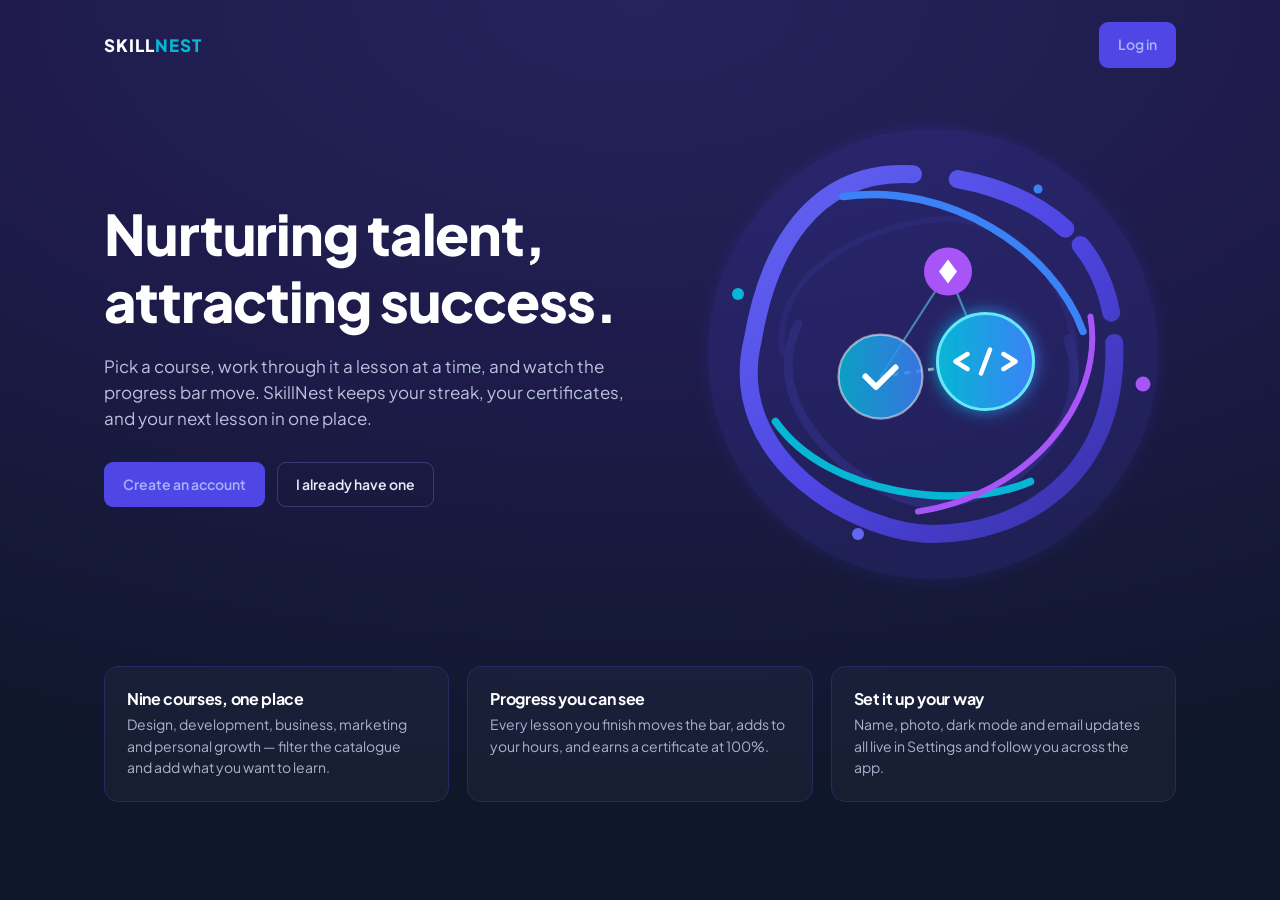
<file: index.html>
<!DOCTYPE html>
<html lang="en">
<head>
<meta charset="UTF-8">
<meta name="viewport" content="width=device-width, initial-scale=1">
<title>SkillNest — learn a skill, keep the streak</title>
<meta name="description" content="SkillNest is a small learning platform: pick a course, track your progress, and keep a daily streak.">
<link rel="icon" href="logo.svg" type="image/svg+xml">
<link rel="preconnect" href="https://fonts.googleapis.com">
<link rel="preconnect" href="https://fonts.gstatic.com" crossorigin>
<link href="https://fonts.googleapis.com/css2?family=Plus+Jakarta+Sans:wght@400;600;700;800&display=swap" rel="stylesheet">
<link rel="stylesheet" href="styles.css">
</head>
<body class="landing">
<a class="skip-link" href="#hero">Skip to content</a>

<div class="landing-bar">
  <span class="landing-word">SKILL<span>NEST</span></span>
  <a class="btn btn-primary" href="login.html">Log in</a>
</div>

<main class="hero" id="hero">
  <div class="hero-copy">
    <h1>Nurturing talent, attracting success.</h1>
    <p class="lede">Pick a course, work through it a lesson at a time, and watch the progress bar move. SkillNest keeps your streak, your certificates, and your next lesson in one place.</p>
    <div class="hero-actions">
      <a class="btn btn-primary" href="signup.html">Create an account</a>
      <a class="btn btn-ghost" href="login.html">I already have one</a>
    </div>
  </div>

  <div class="hero-art">
    <svg xmlns="http://www.w3.org/2000/svg" viewBox="-160 -160 320 320" role="img" aria-label="The SkillNest mark: a woven nest holding connected skill nodes">
      <defs>
        <linearGradient id="nestGrad" x1="0%" y1="0%" x2="100%" y2="100%">
          <stop offset="0%" stop-color="#6366f1" />
          <stop offset="50%" stop-color="#4f46e5" />
          <stop offset="100%" stop-color="#3730a3" />
        </linearGradient>
        <linearGradient id="nodeGrad" x1="0%" y1="0%" x2="100%" y2="0%">
          <stop offset="0%" stop-color="#06b6d4" />
          <stop offset="100%" stop-color="#3b82f6" />
        </linearGradient>
        <filter id="nestGlow" x="-30%" y="-30%" width="160%" height="160%">
          <feGaussianBlur stdDeviation="6" result="blur" />
          <feComposite in="SourceGraphic" in2="blur" operator="over" />
        </filter>
      </defs>
      <circle cx="0" cy="0" r="150" fill="#4f46e5" opacity="0.16" filter="url(#nestGlow)" />
      <path d="M -90,-20 C -120,40 -40,100 0,100 C 50,100 110,50 90,-10" fill="none" stroke="#312e81" stroke-width="6" stroke-linecap="round" opacity="0.7" />
      <path d="M -100,0 C -110,-60 -30,-90 10,-90 C 60,-90 100,-40 95,20" fill="none" stroke="#312e81" stroke-width="4" stroke-linecap="round" opacity="0.5" />
      <path d="M -120,-10 C -140,70 -50,120 0,120 C 60,120 130,80 120,-20 C 110,-100 30,-120 -20,-120 C -80,-120 -110,-70 -120,-10 Z" fill="none" stroke="url(#nestGrad)" stroke-width="12" stroke-linecap="round" stroke-dasharray="400 20 50 15 80 30" />
      <path d="M -105,45 C -70,95 20,105 65,85" fill="none" stroke="#06b6d4" stroke-width="5" stroke-linecap="round" />
      <path d="M 105,-25 C 115,35 60,95 -10,105" fill="none" stroke="#a855f7" stroke-width="4" stroke-linecap="round" />
      <path d="M -60,-105 C 10,-115 80,-70 100,-15" fill="none" stroke="#3b82f6" stroke-width="5" stroke-linecap="round" />
      <line x1="-35" y1="15" x2="35" y2="5" stroke="#ffffff" stroke-width="2" stroke-dasharray="4 4" opacity="0.6" />
      <line x1="-35" y1="15" x2="10" y2="-55" stroke="#67e8f9" stroke-width="1.5" opacity="0.5" />
      <line x1="35" y1="5" x2="10" y2="-55" stroke="#67e8f9" stroke-width="1.5" opacity="0.5" />
      <circle cx="-35" cy="15" r="28" fill="url(#nodeGrad)" opacity="0.85" />
      <circle cx="-35" cy="15" r="28" fill="none" stroke="#ffffff" stroke-width="1.5" opacity="0.5" />
      <path d="M -45,15 L -38,22 L -25,9" fill="none" stroke="#ffffff" stroke-width="4" stroke-linecap="round" stroke-linejoin="round" />
      <circle cx="35" cy="5" r="32" fill="url(#nodeGrad)" filter="url(#nestGlow)" />
      <circle cx="35" cy="5" r="32" fill="none" stroke="#67e8f9" stroke-width="2" />
      <path d="M 23,0 L 15,5 L 23,10 M 47,0 L 55,5 L 47,10 M 38,-3 L 32,13" fill="none" stroke="#ffffff" stroke-width="3" stroke-linecap="round" stroke-linejoin="round" />
      <circle cx="10" cy="-55" r="16" fill="#a855f7" />
      <polygon points="10,-63 16,-55 10,-47 4,-55" fill="#ffffff" />
      <circle cx="-130" cy="-40" r="4" fill="#06b6d4" />
      <circle cx="140" cy="20" r="5" fill="#a855f7" />
      <circle cx="70" cy="-110" r="3" fill="#3b82f6" />
      <circle cx="-50" cy="120" r="4" fill="#6366f1" />
    </svg>
  </div>
</main>

<section class="hero-points" aria-label="What SkillNest does">
  <div class="point">
    <h3>Nine courses, one place</h3>
    <p>Design, development, business, marketing and personal growth — filter the catalogue and add what you want to learn.</p>
  </div>
  <div class="point">
    <h3>Progress you can see</h3>
    <p>Every lesson you finish moves the bar, adds to your hours, and earns a certificate at 100%.</p>
  </div>
  <div class="point">
    <h3>Set it up your way</h3>
    <p>Name, photo, dark mode and email updates all live in Settings and follow you across the app.</p>
  </div>
</section>

<script src="app.js"></script>
</body>
</html>
</file>
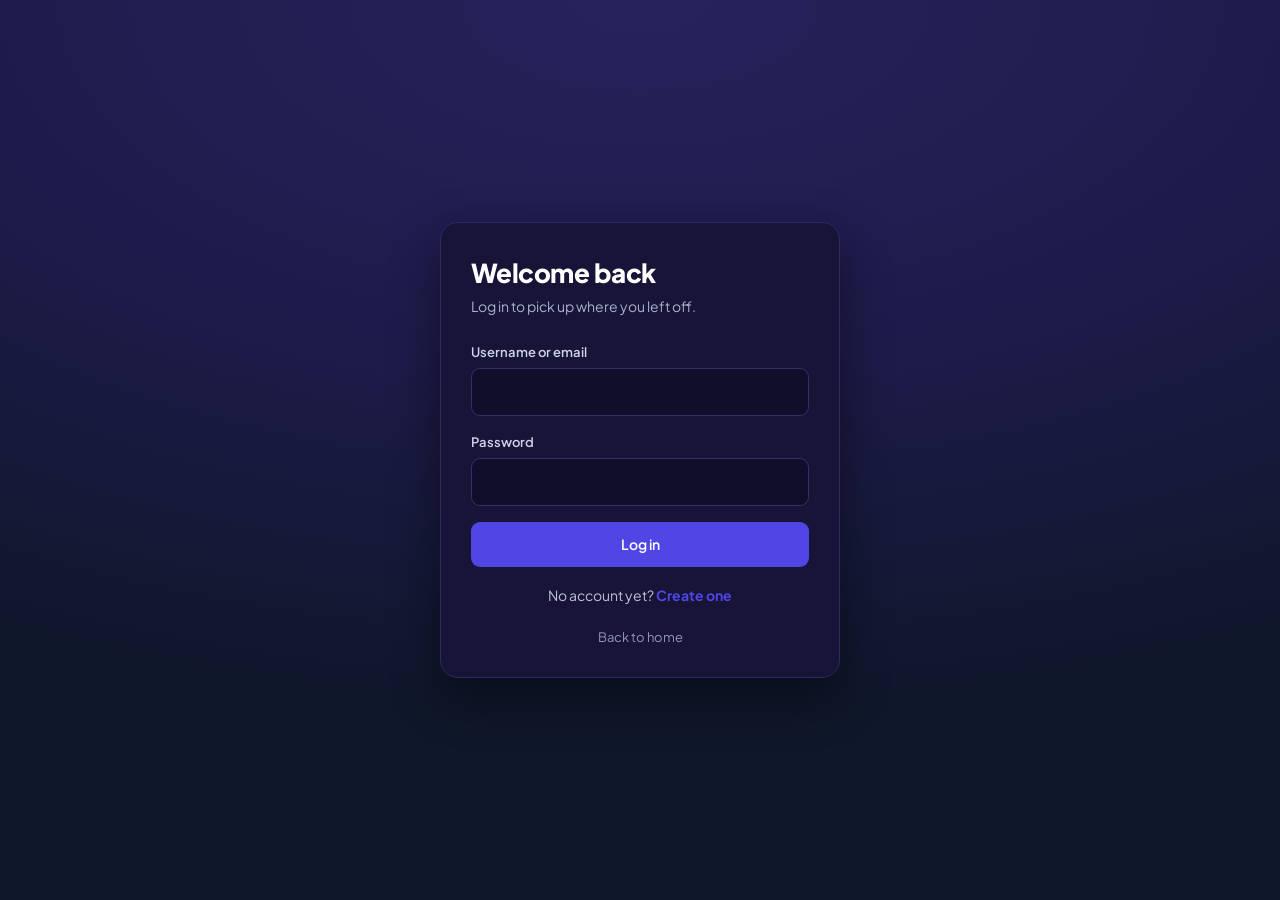
<file: dashboard.html>
<!DOCTYPE html>
<html lang="en">
<head>
<meta charset="UTF-8">
<meta name="viewport" content="width=device-width, initial-scale=1">
<title>Dashboard — SkillNest</title>
<link rel="icon" href="logo.svg" type="image/svg+xml">
<link rel="preconnect" href="https://fonts.googleapis.com">
<link rel="preconnect" href="https://fonts.gstatic.com" crossorigin>
<link href="https://fonts.googleapis.com/css2?family=Plus+Jakarta+Sans:wght@400;600;700;800&display=swap" rel="stylesheet">
<link rel="stylesheet" href="styles.css">
</head>
<body data-auth="required">
<a class="skip-link" href="#main">Skip to content</a>

<header class="topbar">
  <button class="menu-btn" id="menuBtn" type="button" aria-expanded="false" aria-controls="sidebar">
    <span aria-hidden="true">☰</span><span class="visually-hidden">Open navigation</span>
  </button>
  <a class="brand" href="dashboard.html"><span class="brand-mark" aria-hidden="true">✦</span> SkillNest</a>
</header>

<aside class="sidebar" id="sidebar">
  <a class="brand" href="dashboard.html"><span class="brand-mark" aria-hidden="true">✦</span> SkillNest</a>
  <nav class="side-nav" aria-label="Main">
    <a href="dashboard.html" aria-current="page"><span class="ico" aria-hidden="true">⌂</span> Dashboard</a>
    <a href="explore.html"><span class="ico" aria-hidden="true">⌕</span> Explore</a>
    <a href="settings.html"><span class="ico" aria-hidden="true">⚙</span> Settings</a>
  </nav>
  <div class="side-foot">
    <div class="side-user">
      <span class="avatar" data-user="initials" aria-hidden="true">SN</span>
      <div><strong data-user="name">Your name</strong><span data-user="email"></span></div>
    </div>
    <button class="btn btn-ghost btn-block" id="logout" type="button">Log out</button>
  </div>
</aside>
<div class="scrim" id="scrim" aria-hidden="true"></div>

<div class="shell">
  <main class="page" id="main">
    <div class="page-head">
      <div>
        <h1 id="greeting">Welcome back</h1>
        <p class="subtitle">Keep learning and reach your goals.</p>
      </div>
      <div class="page-user">
        <span class="avatar" data-user="initials" aria-hidden="true">SN</span>
        <span data-user="name">Your name</span>
      </div>
    </div>

    <ul class="stats" id="stats" aria-label="Your learning stats"></ul>

    <div class="columns">
      <section class="panel" aria-labelledby="continueHeading">
        <div class="panel-head">
          <h2 id="continueHeading">Continue learning</h2>
          <a class="small" href="explore.html">Browse courses</a>
        </div>
        <div class="panel-body" id="courseList"></div>
      </section>

      <section class="panel" aria-labelledby="activityHeading">
        <div class="panel-head"><h2 id="activityHeading">Recent activity</h2></div>
        <div class="panel-body" id="activityList"></div>
      </section>
    </div>
  </main>
</div>

<div class="toast" id="toast" role="status" aria-live="polite"></div>

<script src="app.js"></script>
<script>
  window.pageInit = function (user, store) {
    var hour = new Date().getHours();
    var partOfDay = hour < 12 ? "Good morning" : hour < 18 ? "Good afternoon" : "Good evening";
    document.getElementById("greeting").textContent =
      partOfDay + ", " + (user.firstName || "there") + "!";

    var statsEl = document.getElementById("stats");
    var listEl = document.getElementById("courseList");
    var feedEl = document.getElementById("activityList");

    function enrolledCourses() {
      return (user.enrolled || []).map(function (row) {
        var course = store.course(row.id);
        return course ? { course: course, progress: row.progress } : null;
      }).filter(Boolean);
    }

    function renderStats() {
      var rows = enrolledCourses();
      var hours = rows.reduce(function (sum, row) {
        return sum + row.course.hours * (row.progress / 100);
      }, 0);
      var certificates = rows.filter(function (row) { return row.progress >= 100; }).length;

      var cards = [
        { label: "Courses enrolled", value: rows.length, note: rows.length ? "Keep going" : "Add your first" },
        { label: "Hours learned", value: hours.toFixed(1), note: "Across your courses" },
        { label: "Day streak", value: user.streak || 1, note: "Come back tomorrow" },
        { label: "Certificates", value: certificates, note: "Earned at 100%" }
      ];

      statsEl.innerHTML = cards.map(function (card) {
        return '<li class="card stat"><span class="label">' + card.label + '</span>' +
          '<span class="value">' + card.value + '</span>' +
          '<span class="note">' + card.note + '</span></li>';
      }).join("");
    }

    function renderCourses() {
      var rows = enrolledCourses();
      if (!rows.length) {
        listEl.innerHTML = '<div class="empty"><p>You haven\'t added a course yet.</p>' +
          '<a class="btn btn-primary" href="explore.html">Find a course</a></div>';
        return;
      }
      listEl.innerHTML = rows.map(function (row) {
        var done = row.progress >= 100;
        return '<div class="course">' +
          '<span class="tile ' + row.course.tone + '" aria-hidden="true">' + row.course.icon + '</span>' +
          '<div class="course-info"><strong>' + row.course.title + '</strong>' +
          '<div class="progress"><span style="width:' + row.progress + '%"></span></div></div>' +
          '<span class="percent">' + row.progress + '%</span>' +
          '<button class="btn btn-soft" type="button" data-continue="' + row.course.id + '"' +
          (done ? " disabled" : "") + '>' + (done ? "Done" : "Continue") + '</button>' +
          '</div>';
      }).join("");
    }

    function renderActivity() {
      var items = user.activity || [];
      if (!items.length) {
        feedEl.innerHTML = '<div class="empty"><p>Nothing here yet. Finish a lesson and it shows up.</p></div>';
        return;
      }
      feedEl.innerHTML = items.map(function (item) {
        return '<div class="activity"><span class="dot ' + (item.tone || "") + '"></span>' +
          '<span>' + item.text + '<br><small class="muted">' + item.when + '</small></span></div>';
      }).join("");
    }

    listEl.addEventListener("click", function (e) {
      var button = e.target.closest("[data-continue]");
      if (!button) return;

      var id = button.getAttribute("data-continue");
      var row = (user.enrolled || []).find(function (item) { return item.id === id; });
      if (!row) return;

      row.progress = Math.min(100, row.progress + 10);
      var course = store.course(id);
      store.logActivity(
        user,
        row.progress >= 100
          ? "Finished <strong>" + course.title + "</strong>"
          : "Worked on <strong>" + course.title + "</strong>",
        row.progress >= 100 ? "blue" : ""
      );
      store.save(user);

      renderStats();
      renderCourses();
      renderActivity();
      window.toast(row.progress >= 100 ? "Course complete" : "Progress saved");
    });

    renderStats();
    renderCourses();
    renderActivity();
  };
</script>
</body>
</html>
</file>
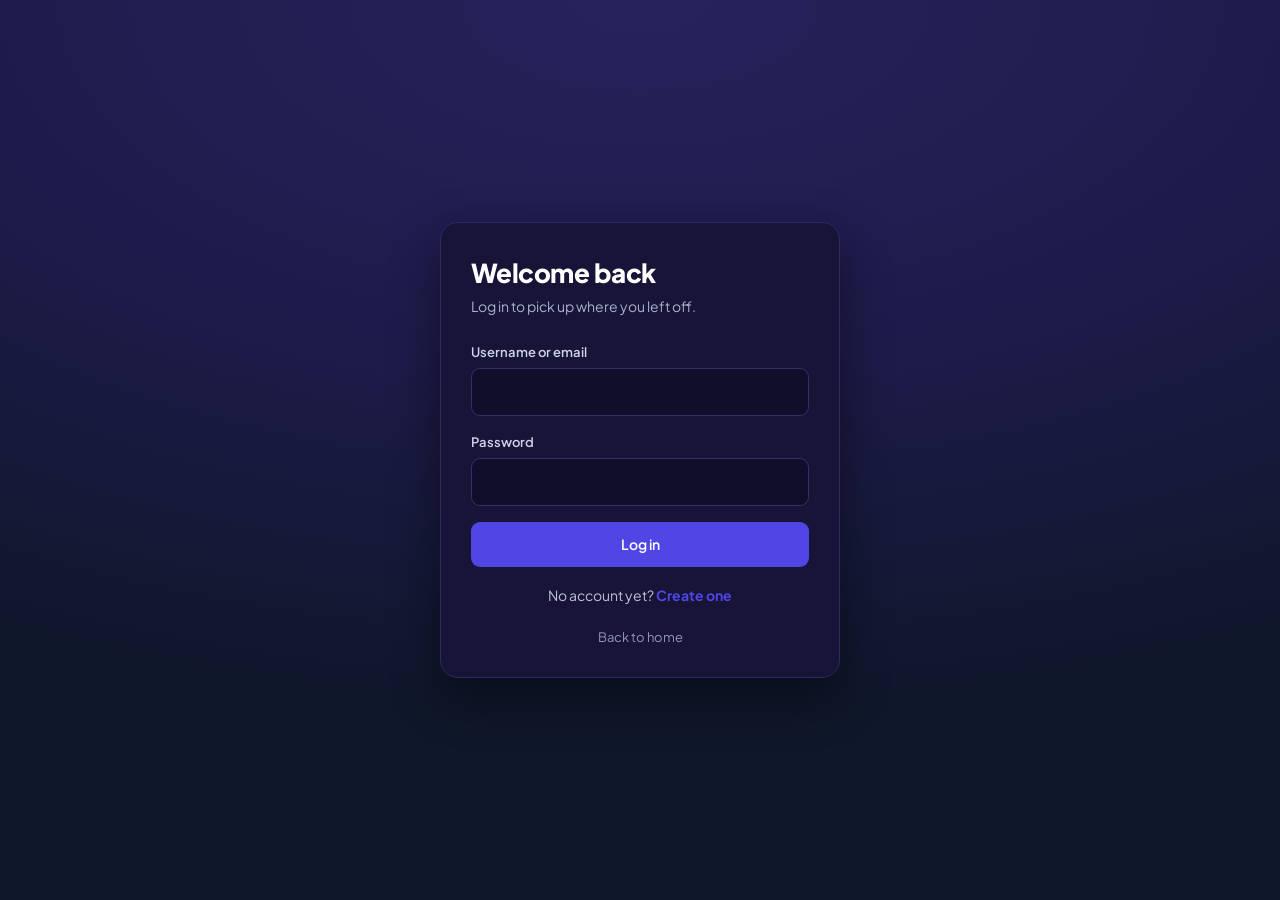
<file: explore.html>
<!DOCTYPE html>
<html lang="en">
<head>
<meta charset="UTF-8">
<meta name="viewport" content="width=device-width, initial-scale=1">
<title>Explore courses — SkillNest</title>
<link rel="icon" href="logo.svg" type="image/svg+xml">
<link rel="preconnect" href="https://fonts.googleapis.com">
<link rel="preconnect" href="https://fonts.gstatic.com" crossorigin>
<link href="https://fonts.googleapis.com/css2?family=Plus+Jakarta+Sans:wght@400;600;700;800&display=swap" rel="stylesheet">
<link rel="stylesheet" href="styles.css">
</head>
<body data-auth="required">
<a class="skip-link" href="#main">Skip to content</a>

<header class="topbar">
  <button class="menu-btn" id="menuBtn" type="button" aria-expanded="false" aria-controls="sidebar">
    <span aria-hidden="true">☰</span><span class="visually-hidden">Open navigation</span>
  </button>
  <a class="brand" href="dashboard.html"><span class="brand-mark" aria-hidden="true">✦</span> SkillNest</a>
</header>

<aside class="sidebar" id="sidebar">
  <a class="brand" href="dashboard.html"><span class="brand-mark" aria-hidden="true">✦</span> SkillNest</a>
  <nav class="side-nav" aria-label="Main">
    <a href="dashboard.html"><span class="ico" aria-hidden="true">⌂</span> Dashboard</a>
    <a href="explore.html" aria-current="page"><span class="ico" aria-hidden="true">⌕</span> Explore</a>
    <a href="settings.html"><span class="ico" aria-hidden="true">⚙</span> Settings</a>
  </nav>
  <div class="side-foot">
    <div class="side-user">
      <span class="avatar" data-user="initials" aria-hidden="true">SN</span>
      <div><strong data-user="name">Your name</strong><span data-user="email"></span></div>
    </div>
    <button class="btn btn-ghost btn-block" id="logout" type="button">Log out</button>
  </div>
</aside>
<div class="scrim" id="scrim" aria-hidden="true"></div>

<div class="shell">
  <main class="page" id="main">
    <div class="explore-head">
      <div>
        <h1>Explore new skills</h1>
        <p class="subtitle">Nine courses across design, code, business and growth.</p>
      </div>
      <div class="search">
        <span class="glass" aria-hidden="true">⌕</span>
        <label class="visually-hidden" for="search">Search courses</label>
        <input id="search" type="search" placeholder="Search courses">
      </div>
    </div>

    <div class="filters" id="filters" role="group" aria-label="Filter by category">
      <button class="chip" type="button" data-filter="all" aria-pressed="true">All courses</button>
      <button class="chip" type="button" data-filter="design" aria-pressed="false">Design</button>
      <button class="chip" type="button" data-filter="development" aria-pressed="false">Development</button>
      <button class="chip" type="button" data-filter="business" aria-pressed="false">Business</button>
      <button class="chip" type="button" data-filter="marketing" aria-pressed="false">Marketing</button>
      <button class="chip" type="button" data-filter="growth" aria-pressed="false">Personal growth</button>
    </div>

    <div class="section-head">
      <h2 id="resultTitle">All courses</h2>
      <span class="muted small" id="resultCount" role="status" aria-live="polite"></span>
    </div>

    <section class="grid" id="grid" aria-labelledby="resultTitle"></section>
  </main>
</div>

<div class="toast" id="toast" role="status" aria-live="polite"></div>

<script src="app.js"></script>
<script>
  window.pageInit = function (user, store, catalog) {
    var grid = document.getElementById("grid");
    var countEl = document.getElementById("resultCount");
    var titleEl = document.getElementById("resultTitle");
    var searchEl = document.getElementById("search");
    var filtersEl = document.getElementById("filters");

    var state = { category: "all", query: "" };

    function isEnrolled(id) {
      return (user.enrolled || []).some(function (row) { return row.id === id; });
    }

    function matches(course) {
      var inCategory = state.category === "all" || course.category === state.category;
      var text = (course.title + " " + course.blurb + " " + course.level).toLowerCase();
      return inCategory && text.indexOf(state.query) > -1;
    }

    function render() {
      var results = catalog.filter(matches);

      countEl.textContent = results.length + (results.length === 1 ? " course" : " courses");
      var active = filtersEl.querySelector('[aria-pressed="true"]');
      titleEl.textContent = state.query ? "Search results" : active.textContent;

      if (!results.length) {
        grid.innerHTML = '<div class="panel empty" style="grid-column:1/-1;padding:40px 22px">' +
          '<p>Nothing matches that yet. Try another word or clear the filter.</p>' +
          '<button class="btn btn-soft" type="button" id="resetFilters">Show all courses</button></div>';
        return;
      }

      grid.innerHTML = results.map(function (course) {
        var added = isEnrolled(course.id);
        return '<article class="card course-card">' +
          '<span class="tile ' + course.tone + '" aria-hidden="true">' + course.icon + '</span>' +
          '<h3>' + course.title + '</h3>' +
          '<p>' + course.blurb + '</p>' +
          '<div class="meta"><span>' + course.hours.toFixed(1) + 'h · ' + course.lessons + ' lessons</span>' +
          '<span class="level">' + course.level + '</span></div>' +
          '<button class="btn ' + (added ? "btn-ghost" : "btn-primary") + '" type="button" ' +
          'data-add="' + course.id + '"' + (added ? " disabled" : "") + '>' +
          (added ? "In your learning" : "Add to my learning") + '</button>' +
          '</article>';
      }).join("");
    }

    grid.addEventListener("click", function (e) {
      if (e.target.id === "resetFilters") {
        state.category = "all";
        state.query = "";
        searchEl.value = "";
        filtersEl.querySelectorAll(".chip").forEach(function (chip) {
          chip.setAttribute("aria-pressed", String(chip.dataset.filter === "all"));
        });
        render();
        return;
      }

      var button = e.target.closest("[data-add]");
      if (!button) return;

      var id = button.getAttribute("data-add");
      var course = store.course(id);
      user.enrolled = user.enrolled || [];
      user.enrolled.push({ id: id, progress: 0 });
      store.logActivity(user, "Started <strong>" + course.title + "</strong>", "amber");
      store.save(user);

      render();
      window.toast("Added to your learning");
    });

    filtersEl.addEventListener("click", function (e) {
      var chip = e.target.closest(".chip");
      if (!chip) return;
      filtersEl.querySelectorAll(".chip").forEach(function (other) {
        other.setAttribute("aria-pressed", String(other === chip));
      });
      state.category = chip.dataset.filter;
      render();
    });

    searchEl.addEventListener("input", function () {
      state.query = searchEl.value.trim().toLowerCase();
      render();
    });

    render();
  };
</script>
</body>
</html>
</file>
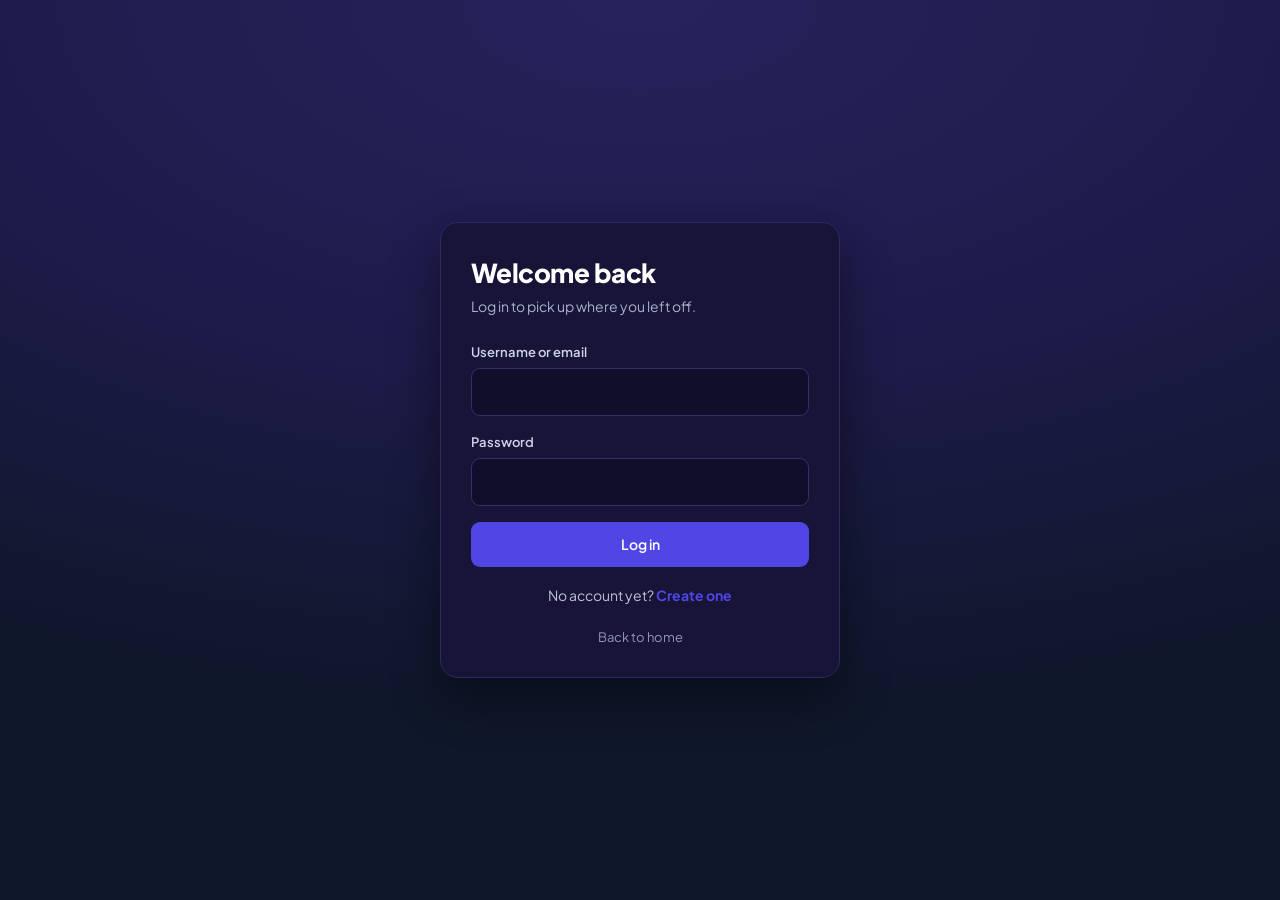
<file: login.html>
<!DOCTYPE html>
<html lang="en">
<head>
<meta charset="UTF-8">
<meta name="viewport" content="width=device-width, initial-scale=1">
<title>Log in — SkillNest</title>
<link rel="icon" href="logo.svg" type="image/svg+xml">
<link rel="preconnect" href="https://fonts.googleapis.com">
<link rel="preconnect" href="https://fonts.gstatic.com" crossorigin>
<link href="https://fonts.googleapis.com/css2?family=Plus+Jakarta+Sans:wght@400;600;700;800&display=swap" rel="stylesheet">
<link rel="stylesheet" href="styles.css">
</head>
<body class="auth" data-auth="guest">

<main class="auth-card">
  <h1>Welcome back</h1>
  <p class="lede">Log in to pick up where you left off.</p>

  <p class="form-note" id="note" role="alert"></p>

  <form id="loginForm" novalidate>
    <div class="field">
      <label for="identifier">Username or email</label>
      <input id="identifier" name="identifier" type="text" autocomplete="username" required>
      <p class="error" id="identifierError"></p>
    </div>

    <div class="field">
      <label for="password">Password</label>
      <input id="password" name="password" type="password" autocomplete="current-password" required>
      <p class="error" id="passwordError"></p>
    </div>

    <button class="btn btn-primary btn-block" type="submit">Log in</button>
  </form>

  <p class="auth-alt">No account yet? <a href="signup.html">Create one</a></p>
  <a class="auth-back" href="index.html">Back to home</a>
</main>

<script src="app.js"></script>
<script>
  var form = document.getElementById("loginForm");
  var note = document.getElementById("note");

  function setError(id, message) {
    var input = document.getElementById(id);
    var box = document.getElementById(id + "Error");
    box.textContent = message || "";
    box.classList.toggle("show", !!message);
    input.setAttribute("aria-invalid", message ? "true" : "false");
    return !message;
  }

  form.addEventListener("submit", function (e) {
    e.preventDefault();
    note.classList.remove("show", "ok");

    var identifier = document.getElementById("identifier").value.trim();
    var password = document.getElementById("password").value;

    var ok = setError("identifier", identifier ? "" : "Enter the username or email you signed up with.");
    ok = setError("password", password ? "" : "Enter your password.") && ok;
    if (!ok) return;

    var result = SkillNest.store.logIn(identifier, password);
    if (result === "no-account") {
      note.textContent = "No account is saved on this device yet. Create one first.";
      note.classList.add("show");
      return;
    }
    if (result === "bad-credentials") {
      note.textContent = "That username or password doesn't match the saved account.";
      note.classList.add("show");
      return;
    }
    location.href = "dashboard.html";
  });
</script>
</body>
</html>
</file>
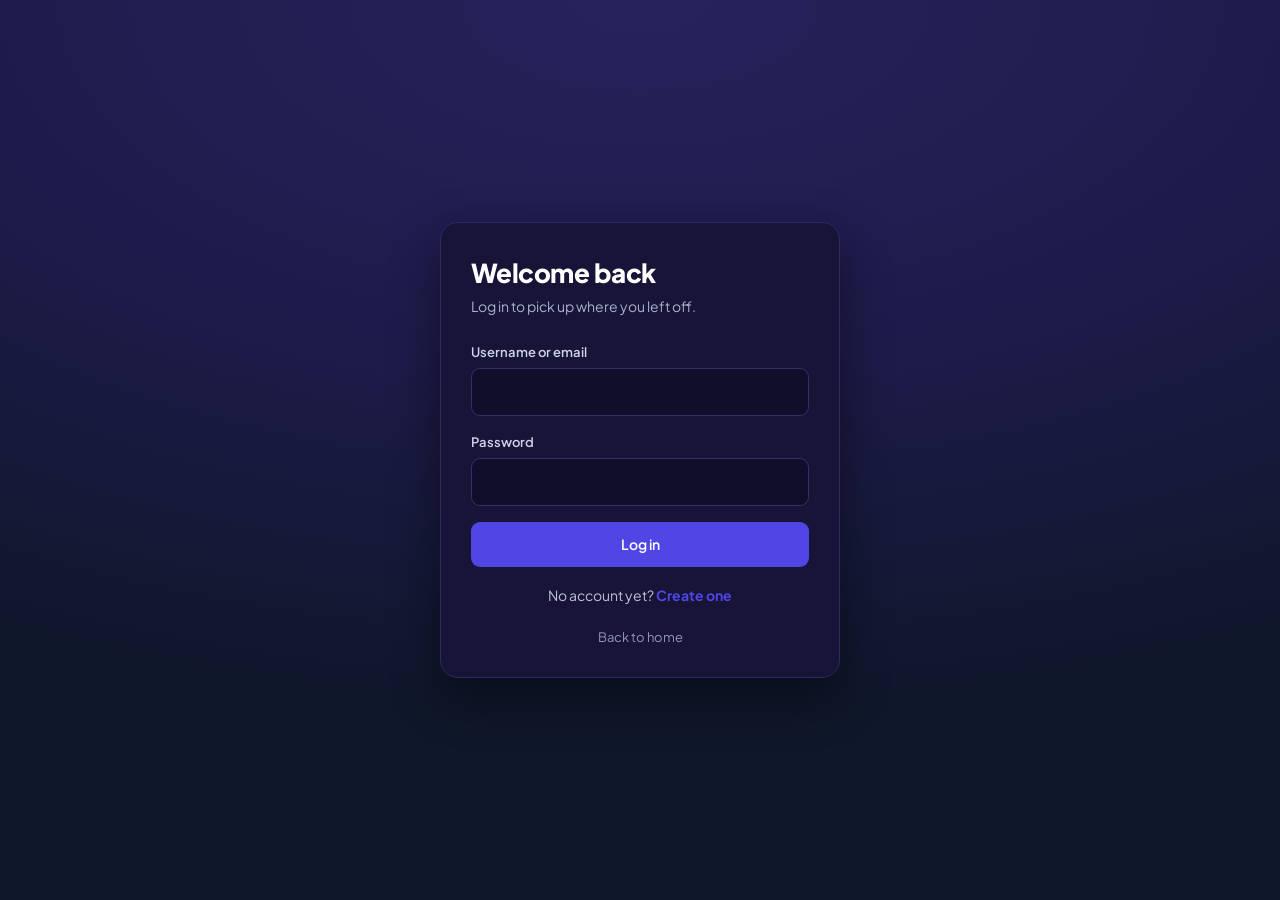
<file: settings.html>
<!DOCTYPE html>
<html lang="en">
<head>
<meta charset="UTF-8">
<meta name="viewport" content="width=device-width, initial-scale=1">
<title>Settings — SkillNest</title>
<link rel="icon" href="logo.svg" type="image/svg+xml">
<link rel="preconnect" href="https://fonts.googleapis.com">
<link rel="preconnect" href="https://fonts.gstatic.com" crossorigin>
<link href="https://fonts.googleapis.com/css2?family=Plus+Jakarta+Sans:wght@400;600;700;800&display=swap" rel="stylesheet">
<link rel="stylesheet" href="styles.css">
</head>
<body data-auth="required">
<a class="skip-link" href="#main">Skip to content</a>

<header class="topbar">
  <button class="menu-btn" id="menuBtn" type="button" aria-expanded="false" aria-controls="sidebar">
    <span aria-hidden="true">☰</span><span class="visually-hidden">Open navigation</span>
  </button>
  <a class="brand" href="dashboard.html"><span class="brand-mark" aria-hidden="true">✦</span> SkillNest</a>
</header>

<aside class="sidebar" id="sidebar">
  <a class="brand" href="dashboard.html"><span class="brand-mark" aria-hidden="true">✦</span> SkillNest</a>
  <nav class="side-nav" aria-label="Main">
    <a href="dashboard.html"><span class="ico" aria-hidden="true">⌂</span> Dashboard</a>
    <a href="explore.html"><span class="ico" aria-hidden="true">⌕</span> Explore</a>
    <a href="settings.html" aria-current="page"><span class="ico" aria-hidden="true">⚙</span> Settings</a>
  </nav>
  <div class="side-foot">
    <div class="side-user">
      <span class="avatar" data-user="initials" aria-hidden="true">SN</span>
      <div><strong data-user="name">Your name</strong><span data-user="email"></span></div>
    </div>
    <button class="btn btn-ghost btn-block" id="logout" type="button">Log out</button>
  </div>
</aside>
<div class="scrim" id="scrim" aria-hidden="true"></div>

<div class="shell">
  <main class="page" id="main">
    <div class="page-head">
      <div>
        <h1>Settings</h1>
        <p class="subtitle">Manage your profile and how SkillNest behaves.</p>
      </div>
      <button class="btn btn-primary" id="save" type="button">Save changes</button>
    </div>

    <section class="card profile-card">
      <span class="avatar lg" id="avatar" data-user="initials" aria-hidden="true">SN</span>
      <div class="profile-info">
        <h2 id="previewName" data-user="name">Your name</h2>
        <p id="memberSince">Member since today</p>
      </div>
      <button class="btn btn-soft" id="uploadButton" type="button">Change photo</button>
      <input id="photoInput" type="file" accept="image/*" hidden>
    </section>

    <section class="card section" aria-labelledby="profileHeading">
      <div class="section-top">
        <h2 id="profileHeading">Profile information</h2>
        <p>Keep your personal details up to date.</p>
      </div>
      <div class="form-grid">
        <div class="field">
          <label for="firstName">First name</label>
          <input id="firstName" type="text" autocomplete="given-name">
        </div>
        <div class="field">
          <label for="lastName">Last name</label>
          <input id="lastName" type="text" autocomplete="family-name">
        </div>
        <div class="field full">
          <label for="email">Email address</label>
          <input id="email" type="email" autocomplete="email">
          <p class="error" id="emailError"></p>
        </div>
        <div class="field full">
          <label for="bio">Short bio</label>
          <input id="bio" type="text" maxlength="90">
        </div>
      </div>
    </section>

    <section class="card section" aria-labelledby="prefsHeading">
      <div class="section-top">
        <h2 id="prefsHeading">Preferences</h2>
        <p>These apply across every page and are remembered on this device.</p>
      </div>
      <div class="prefs">
        <div class="pref">
          <div><strong>Dark mode</strong><span>Switch between light and dark appearance.</span></div>
          <span class="switch">
            <input id="darkMode" type="checkbox">
            <span class="slider" aria-hidden="true"></span>
            <label class="visually-hidden" for="darkMode">Dark mode</label>
          </span>
        </div>
        <div class="pref">
          <div><strong>Email updates</strong><span>Occasional notes about your courses and progress.</span></div>
          <span class="switch">
            <input id="emails" type="checkbox">
            <span class="slider" aria-hidden="true"></span>
            <label class="visually-hidden" for="emails">Email updates</label>
          </span>
        </div>
      </div>
    </section>
  </main>
</div>

<div class="toast" id="toast" role="status" aria-live="polite"></div>

<script src="app.js"></script>
<script>
  window.pageInit = function (user, store) {
    var byId = function (id) { return document.getElementById(id); };
    var EMAIL = /^[^\s@]+@[^\s@]+\.[^\s@]{2,}$/;

    byId("firstName").value = user.firstName || "";
    byId("lastName").value = user.lastName || "";
    byId("email").value = user.email || "";
    byId("bio").value = user.bio || "";
    byId("darkMode").checked = !!user.darkMode;
    byId("emails").checked = user.emails !== false;

    if (user.joined) {
      byId("memberSince").textContent = "Member since " + new Date(user.joined)
        .toLocaleDateString(undefined, { month: "long", year: "numeric" });
    }

    function paintAvatar() {
      var avatar = byId("avatar");
      if (user.photo) {
        avatar.innerHTML = '<img src="' + user.photo + '" alt="">';
      } else {
        avatar.textContent = store.initials(user);
      }
    }

    function updatePreview() {
      var name = (byId("firstName").value + " " + byId("lastName").value).trim();
      byId("previewName").textContent = name || "Your name";
      if (!user.photo) {
        byId("avatar").textContent =
          name.split(/\s+/).map(function (word) { return word[0] || ""; }).join("").slice(0, 2).toUpperCase() || "SN";
      }
    }

    byId("firstName").addEventListener("input", updatePreview);
    byId("lastName").addEventListener("input", updatePreview);

    // Photo: stored as a data URL so it survives a page reload.
    byId("uploadButton").addEventListener("click", function () { byId("photoInput").click(); });
    byId("photoInput").addEventListener("change", function (e) {
      var file = e.target.files[0];
      if (!file) return;
      if (file.size > 1024 * 1024) {
        window.toast("Pick an image under 1 MB");
        e.target.value = "";
        return;
      }
      var reader = new FileReader();
      reader.onload = function () {
        user.photo = reader.result;
        store.save(user);
        paintAvatar();
        document.querySelectorAll('.avatar[data-user="initials"]').forEach(function (el) {
          el.innerHTML = '<img src="' + user.photo + '" alt="">';
        });
        window.toast("Photo updated");
      };
      reader.readAsDataURL(file);
    });

    // Dark mode applies immediately, then persists.
    byId("darkMode").addEventListener("change", function (e) {
      document.documentElement.classList.toggle("dark", e.target.checked);
      user.darkMode = e.target.checked;
      store.save(user);
    });

    byId("save").addEventListener("click", function () {
      var email = byId("email").value.trim();
      var errorBox = byId("emailError");
      var valid = EMAIL.test(email);

      errorBox.textContent = valid ? "" : "Enter an email like you@example.com.";
      errorBox.classList.toggle("show", !valid);
      byId("email").setAttribute("aria-invalid", valid ? "false" : "true");
      if (!valid) { byId("email").focus(); return; }

      user.firstName = byId("firstName").value.trim();
      user.lastName = byId("lastName").value.trim();
      user.email = email.toLowerCase();
      user.bio = byId("bio").value.trim();
      user.emails = byId("emails").checked;
      user.darkMode = byId("darkMode").checked;
      store.save(user);

      document.querySelectorAll("[data-user]").forEach(function (el) {
        if (el.dataset.user === "name") el.textContent = store.fullName(user);
        if (el.dataset.user === "email") el.textContent = user.email;
      });
      paintAvatar();
      window.toast("Changes saved");
    });

    paintAvatar();
    updatePreview();
  };
</script>
</body>
</html>
</file>
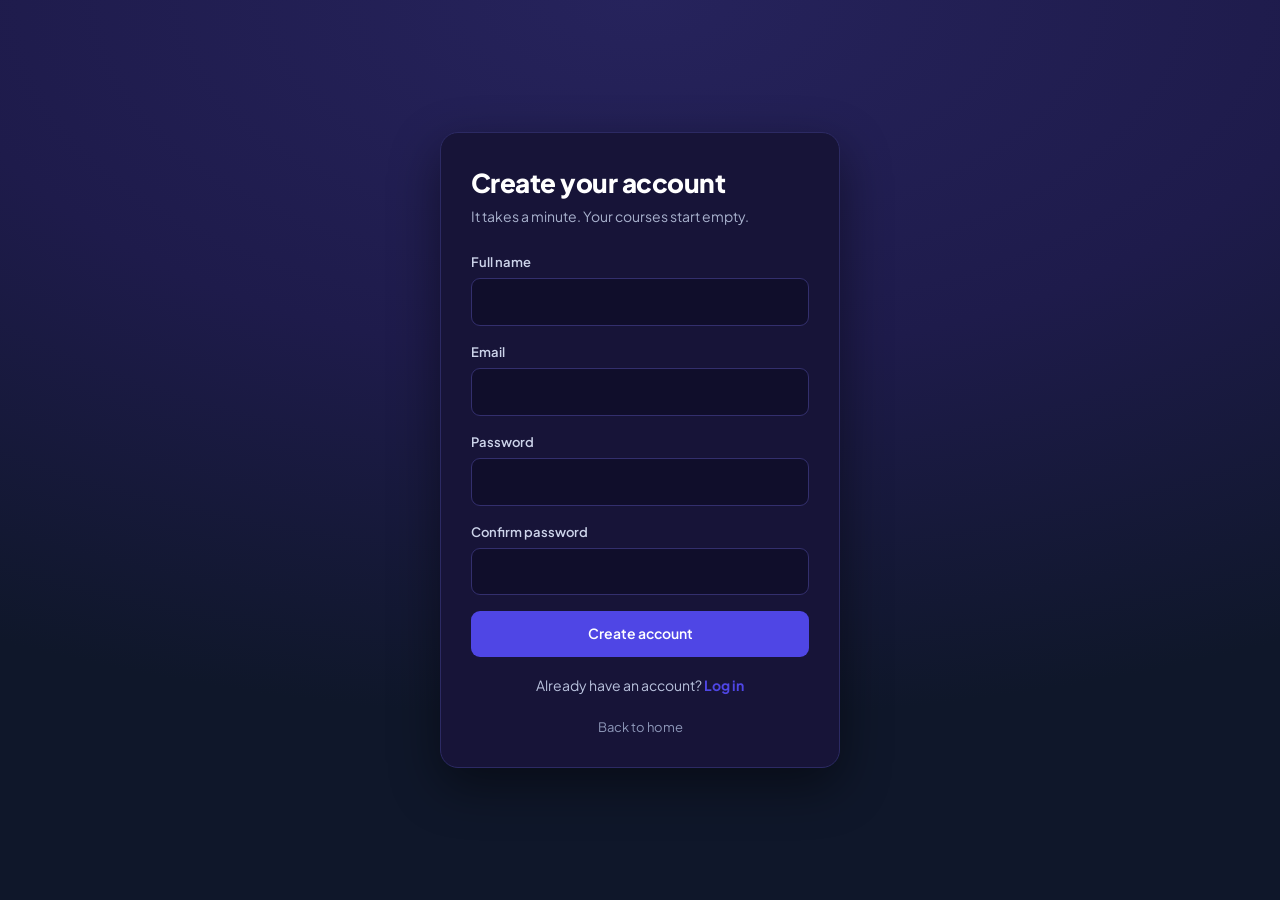
<file: signup.html>
<!DOCTYPE html>
<html lang="en">
<head>
<meta charset="UTF-8">
<meta name="viewport" content="width=device-width, initial-scale=1">
<title>Create an account — SkillNest</title>
<link rel="icon" href="logo.svg" type="image/svg+xml">
<link rel="preconnect" href="https://fonts.googleapis.com">
<link rel="preconnect" href="https://fonts.gstatic.com" crossorigin>
<link href="https://fonts.googleapis.com/css2?family=Plus+Jakarta+Sans:wght@400;600;700;800&display=swap" rel="stylesheet">
<link rel="stylesheet" href="styles.css">
</head>
<body class="auth" data-auth="guest">

<main class="auth-card">
  <h1>Create your account</h1>
  <p class="lede">It takes a minute. Your courses start empty.</p>

  <p class="form-note" id="note" role="alert"></p>

  <form id="signupForm" novalidate>
    <div class="field">
      <label for="username">Full name</label>
      <input id="username" name="username" type="text" autocomplete="name" required>
      <p class="error" id="usernameError"></p>
    </div>

    <div class="field">
      <label for="email">Email</label>
      <input id="email" name="email" type="email" autocomplete="email" required>
      <p class="error" id="emailError"></p>
    </div>

    <div class="field">
      <label for="password">Password</label>
      <input id="password" name="password" type="password" autocomplete="new-password" required>
      <p class="error" id="passwordError"></p>
    </div>

    <div class="field">
      <label for="confirm">Confirm password</label>
      <input id="confirm" name="confirm" type="password" autocomplete="new-password" required>
      <p class="error" id="confirmError"></p>
    </div>

    <button class="btn btn-primary btn-block" type="submit">Create account</button>
  </form>

  <p class="auth-alt">Already have an account? <a href="login.html">Log in</a></p>
  <a class="auth-back" href="index.html">Back to home</a>
</main>

<script src="app.js"></script>
<script>
  var form = document.getElementById("signupForm");
  var note = document.getElementById("note");
  var EMAIL = /^[^\s@]+@[^\s@]+\.[^\s@]{2,}$/;

  function setError(id, message) {
    var input = document.getElementById(id);
    var box = document.getElementById(id + "Error");
    box.textContent = message || "";
    box.classList.toggle("show", !!message);
    input.setAttribute("aria-invalid", message ? "true" : "false");
    return !message;
  }

  form.addEventListener("submit", function (e) {
    e.preventDefault();
    note.classList.remove("show", "ok");

    var name = document.getElementById("username").value.trim();
    var email = document.getElementById("email").value.trim();
    var password = document.getElementById("password").value;
    var confirm = document.getElementById("confirm").value;

    var ok = setError("username", name.length >= 2 ? "" : "Use at least 2 characters.");
    ok = setError("email", EMAIL.test(email) ? "" : "Enter an email like you@example.com.") && ok;
    ok = setError("password", password.length >= 6 ? "" : "Use at least 6 characters.") && ok;
    ok = setError("confirm", confirm === password && confirm ? "" : "Both passwords need to match.") && ok;
    if (!ok) return;

    SkillNest.store.signUp(name, email, password);
    note.textContent = "Account created. Taking you to your dashboard…";
    note.classList.add("show", "ok");
    setTimeout(function () { location.href = "dashboard.html"; }, 700);
  });
</script>
</body>
</html>
</file>
<file: styles.css>
/* ==========================================================================
   SkillNest — shared stylesheet
   One identity for every page: landing, auth, dashboard, explore, settings.
   ========================================================================== */

/* --- Tokens --------------------------------------------------------------- */
:root {
  --paper: #f6f7fb;
  --surface: #ffffff;
  --surface-2: #fbfbff;
  --ink: #141a33;
  --muted: #6a7391;
  --line: #e5e8f2;

  --indigo: #4f46e5;
  --indigo-ink: #3730a3;
  --indigo-soft: #eeecff;
  --cyan: #06b6d4;
  --green: #12a150;
  --amber: #d97706;
  --danger: #dc2626;

  --night-1: #0f172a;
  --night-2: #1e1b4b;

  --radius: 14px;
  --radius-sm: 9px;
  --shadow: 0 6px 24px rgba(20, 26, 51, 0.06);
  --sidebar: 248px;

  --font: "Plus Jakarta Sans", ui-sans-serif, system-ui, -apple-system,
    "Segoe UI", Roboto, Arial, sans-serif;
}

html.dark {
  --paper: #0d1120;
  --surface: #161c31;
  --surface-2: #1a2138;
  --ink: #e9edf8;
  --muted: #9aa4c0;
  --line: #27304a;
  --indigo-soft: #232150;
  --shadow: 0 6px 24px rgba(0, 0, 0, 0.35);
}

/* --- Base ----------------------------------------------------------------- */
*, *::before, *::after { box-sizing: border-box; }

html { -webkit-text-size-adjust: 100%; }

body {
  margin: 0;
  font-family: var(--font);
  font-size: 15px;
  line-height: 1.55;
  color: var(--ink);
  background: var(--paper);
  -webkit-font-smoothing: antialiased;
}

img, svg { max-width: 100%; }
a { color: var(--indigo); }

h1, h2, h3 { line-height: 1.2; letter-spacing: -0.02em; margin: 0; }
h1 { font-size: clamp(26px, 4vw, 34px); font-weight: 800; }
h2 { font-size: 19px; font-weight: 700; }
h3 { font-size: 16px; font-weight: 700; }
p { margin: 0; }

:focus-visible {
  outline: 3px solid var(--cyan);
  outline-offset: 2px;
  border-radius: 4px;
}

.skip-link {
  position: absolute; left: -9999px; top: 10px;
  padding: 10px 16px; border-radius: 8px;
  background: var(--indigo); color: #fff; z-index: 60;
}
.skip-link:focus { left: 10px; }

.muted { color: var(--muted); }
.small { font-size: 13px; }
.visually-hidden {
  position: absolute; width: 1px; height: 1px;
  clip: rect(0 0 0 0); clip-path: inset(50%); overflow: hidden;
}

/* --- Buttons & fields ----------------------------------------------------- */
.btn {
  display: inline-flex; align-items: center; justify-content: center; gap: 8px;
  padding: 11px 18px;
  border: 1px solid transparent;
  border-radius: var(--radius-sm);
  font: inherit; font-size: 14px; font-weight: 600;
  text-decoration: none;
  cursor: pointer;
  transition: background-color .15s ease, border-color .15s ease, color .15s ease;
}
.btn-primary { background: var(--indigo); color: #fff; }
.btn-primary:hover { background: var(--indigo-ink); }
.btn-soft { background: var(--indigo-soft); color: var(--indigo); }
.btn-soft:hover { background: var(--indigo); color: #fff; }
.btn-ghost { background: transparent; border-color: var(--line); color: var(--ink); }
.btn-ghost:hover { border-color: var(--indigo); color: var(--indigo); }
.btn-block { width: 100%; }
.btn[disabled] { opacity: .55; cursor: not-allowed; }

label { display: block; margin-bottom: 6px; font-size: 13px; font-weight: 600; }

input[type="text"], input[type="email"], input[type="password"], input[type="search"] {
  width: 100%;
  padding: 12px 13px;
  border: 1px solid var(--line);
  border-radius: var(--radius-sm);
  background: var(--surface-2);
  color: var(--ink);
  font: inherit; font-size: 14px;
}
input::placeholder { color: var(--muted); }
input:focus { outline: none; border-color: var(--indigo); box-shadow: 0 0 0 3px rgba(79, 70, 229, .16); }
input[aria-invalid="true"] { border-color: var(--danger); }

.field { margin-bottom: 16px; }
.error {
  display: none;
  margin-top: 6px;
  color: var(--danger);
  font-size: 12.5px;
  font-weight: 600;
}
.error.show { display: block; }

.card, .panel {
  background: var(--surface);
  border: 1px solid var(--line);
  border-radius: var(--radius);
  box-shadow: var(--shadow);
}

/* ==========================================================================
   Landing (index.html)
   ========================================================================== */
.landing {
  min-height: 100vh;
  color: #e8ecf8;
  background: radial-gradient(120% 90% at 50% 0%, #26235c 0%, var(--night-2) 45%, var(--night-1) 100%);
}
.landing a { color: #a5b4fc; }

.landing-bar {
  display: flex; align-items: center; justify-content: space-between; gap: 16px;
  max-width: 1120px; margin: 0 auto; padding: 22px 24px;
}
.landing-word { font-weight: 800; letter-spacing: .06em; font-size: 17px; color: #fff; }
.landing-word span { color: var(--cyan); }

.hero {
  max-width: 1120px; margin: 0 auto;
  padding: 24px 24px 72px;
  display: grid; grid-template-columns: 1.05fr .95fr; gap: 48px; align-items: center;
}
.hero-copy h1 { font-size: clamp(34px, 6vw, 56px); color: #fff; }
.hero-copy p.lede {
  margin: 18px 0 30px;
  max-width: 46ch;
  font-size: 17px; color: #b9c2dd;
}
.hero-actions { display: flex; flex-wrap: wrap; gap: 12px; }
.hero-actions .btn-ghost { border-color: #3c3a74; color: #e8ecf8; }
.hero-actions .btn-ghost:hover { border-color: var(--cyan); color: var(--cyan); }

.hero-art { display: grid; place-items: center; }
.hero-art svg { width: 100%; height: auto; max-width: 480px; }

.hero-points {
  max-width: 1120px; margin: 0 auto;
  padding: 0 24px 80px;
  display: grid; grid-template-columns: repeat(3, 1fr); gap: 18px;
}
.point {
  padding: 22px;
  border: 1px solid #2a2860;
  border-radius: var(--radius);
  background: rgba(255, 255, 255, .03);
}
.point h3 { color: #fff; margin-bottom: 6px; }
.point p { color: #a9b2ce; font-size: 14px; }

@media (max-width: 860px) {
  .hero { grid-template-columns: 1fr; gap: 28px; padding-bottom: 48px; }
  .hero-art { order: -1; }
  .hero-art svg { max-width: 320px; }
  .hero-points { grid-template-columns: 1fr; padding-bottom: 56px; }
}

/* ==========================================================================
   Auth (login.html, signup.html)
   ========================================================================== */
.auth {
  min-height: 100vh;
  display: grid; place-items: center;
  padding: 32px 18px;
  background: radial-gradient(110% 80% at 50% 0%, #26235c 0%, var(--night-2) 50%, var(--night-1) 100%);
}
.auth-card {
  width: 100%; max-width: 400px;
  padding: 34px 30px 30px;
  border-radius: 18px;
  background: #171438;
  border: 1px solid #2c2a63;
  box-shadow: 0 18px 50px rgba(0, 0, 0, .45);
  color: #e8ecf8;
}
.auth-card h1 { font-size: 26px; color: #fff; }
.auth-card .lede { margin: 8px 0 24px; color: #a9b2ce; font-size: 14px; }
.auth-card label { color: #cdd4ea; }
.auth-card input {
  background: #100e2b;
  border-color: #332f6d;
  color: #fff;
}
.auth-card input:focus { border-color: var(--cyan); box-shadow: 0 0 0 3px rgba(6, 182, 212, .2); }
.auth-alt { margin-top: 18px; text-align: center; font-size: 14px; color: #b9c2dd; }
.auth-alt a { font-weight: 700; text-decoration: none; }
.auth-alt a:hover { text-decoration: underline; }
.auth-back {
  display: block; margin-top: 20px; text-align: center;
  font-size: 13px; color: #8d97b8; text-decoration: none;
}
.auth-back:hover { color: var(--cyan); }
.form-note {
  display: none;
  margin-bottom: 18px; padding: 11px 13px;
  border-radius: var(--radius-sm);
  background: rgba(220, 38, 38, .14);
  border: 1px solid rgba(248, 113, 113, .45);
  color: #fecaca; font-size: 13px; font-weight: 600;
}
.form-note.show { display: block; }
.form-note.ok {
  background: rgba(18, 161, 80, .16);
  border-color: rgba(34, 197, 94, .5);
  color: #bbf7d0;
}

/* ==========================================================================
   App shell (dashboard, explore, settings)
   ========================================================================== */
.sidebar {
  position: fixed; inset: 0 auto 0 0; z-index: 40;
  width: var(--sidebar);
  padding: 24px 16px;
  display: flex; flex-direction: column;
  background: var(--surface);
  border-right: 1px solid var(--line);
}
.brand {
  display: flex; align-items: center; gap: 10px;
  margin: 0 8px 28px;
  color: var(--ink); text-decoration: none;
  font-size: 18px; font-weight: 800; letter-spacing: -.02em;
}
.brand-mark {
  display: grid; place-items: center;
  width: 34px; height: 34px; flex: none;
  border-radius: 10px;
  background: linear-gradient(140deg, #6366f1, #3730a3);
  color: #fff;
}
.brand-mark svg { width: 20px; height: 20px; }

.side-nav { display: flex; flex-direction: column; gap: 3px; }
.side-nav a {
  display: flex; align-items: center; gap: 11px;
  padding: 11px 13px;
  border-radius: 10px;
  color: var(--muted); text-decoration: none;
  font-size: 14px; font-weight: 600;
}
.side-nav a:hover { background: var(--indigo-soft); color: var(--indigo); }
.side-nav a[aria-current="page"] { background: var(--indigo-soft); color: var(--indigo); }
.side-nav .ico { width: 18px; text-align: center; font-size: 15px; }

.side-foot { margin-top: auto; padding-top: 18px; border-top: 1px solid var(--line); }
.side-user {
  display: flex; align-items: center; gap: 10px;
  padding: 8px; margin-bottom: 10px;
  min-width: 0;
}
.side-user div { min-width: 0; }
.side-user strong { display: block; font-size: 14px; }
.side-user span {
  display: block; overflow: hidden; text-overflow: ellipsis; white-space: nowrap;
  color: var(--muted); font-size: 12px;
}

.avatar {
  display: grid; place-items: center;
  width: 40px; height: 40px; flex: none;
  border-radius: 50%; overflow: hidden;
  background: linear-gradient(145deg, #6366f1, #06b6d4);
  color: #fff; font-weight: 700; font-size: 14px;
}
.avatar img { width: 100%; height: 100%; object-fit: cover; }
.avatar.lg { width: 76px; height: 76px; font-size: 24px; }

.topbar {
  display: none;
  position: sticky; top: 0; z-index: 30;
  align-items: center; gap: 12px;
  padding: 12px 16px;
  background: var(--surface);
  border-bottom: 1px solid var(--line);
}
.topbar .brand { margin: 0; font-size: 16px; }
.menu-btn {
  display: grid; place-items: center;
  width: 40px; height: 40px; flex: none;
  border: 1px solid var(--line); border-radius: 10px;
  background: var(--surface); color: var(--ink);
  font-size: 18px; cursor: pointer;
}
.scrim {
  position: fixed; inset: 0; z-index: 35;
  background: rgba(15, 23, 42, .5);
  opacity: 0; visibility: hidden;
  transition: opacity .2s ease, visibility .2s ease;
}

.shell { margin-left: var(--sidebar); min-height: 100vh; }
.page { max-width: 1080px; padding: 34px 32px 64px; margin: 0 auto; }

.page-head {
  display: flex; align-items: flex-start; justify-content: space-between; gap: 20px;
  margin-bottom: 26px;
}
.page-head .subtitle { margin-top: 6px; color: var(--muted); font-size: 14px; }
.page-user { display: flex; align-items: center; gap: 10px; font-size: 14px; font-weight: 600; }

/* --- Dashboard ------------------------------------------------------------ */
.stats {
  display: grid; grid-template-columns: repeat(4, 1fr); gap: 16px;
  margin-bottom: 24px; padding: 0; list-style: none;
}
.stat { padding: 20px; }
.stat .label { color: var(--muted); font-size: 13px; font-weight: 600; }
.stat .value { display: block; margin: 8px 0 4px; font-size: 28px; font-weight: 800; letter-spacing: -.03em; }
.stat .note { color: var(--green); font-size: 12.5px; font-weight: 600; }

.columns { display: grid; grid-template-columns: 1.35fr 1fr; gap: 20px; align-items: start; }
.panel-head {
  display: flex; align-items: center; justify-content: space-between; gap: 12px;
  padding: 20px 22px 14px;
}
.panel-body { padding: 0 22px 8px; }

.course {
  display: flex; align-items: center; gap: 14px;
  padding: 15px 0;
  border-top: 1px solid var(--line);
}
.course:first-child { border-top: 0; }
.course-info { flex: 1; min-width: 0; }
.course-info strong { display: block; margin-bottom: 8px; font-size: 14px; }
.tile {
  display: grid; place-items: center;
  width: 42px; height: 42px; flex: none;
  border-radius: 11px;
  font-size: 17px;
}
.tile.purple { background: #eeeaff; color: #5b34d4; }
.tile.blue   { background: #e2f1ff; color: #1263b8; }
.tile.yellow { background: #fff3d6; color: #96620a; }
.tile.green  { background: #e0f7ec; color: #0a7a41; }
.tile.pink   { background: #ffe6ee; color: #ad2a58; }
.tile.orange { background: #ffe9dd; color: #b2470f; }
html.dark .tile { filter: brightness(.55) saturate(1.3); color: #fff; }

.progress {
  height: 7px; border-radius: 99px; overflow: hidden;
  background: var(--line);
}
.progress > span {
  display: block; height: 100%; border-radius: inherit;
  background: linear-gradient(90deg, var(--indigo), var(--cyan));
  transition: width .3s ease;
}
.percent { flex: none; color: var(--muted); font-size: 13px; font-weight: 600; min-width: 38px; text-align: right; }

.activity { display: flex; gap: 11px; padding: 13px 0; border-bottom: 1px solid var(--line); font-size: 14px; }
.activity:last-child { border-bottom: 0; }
.dot { width: 9px; height: 9px; margin-top: 7px; flex: none; border-radius: 50%; background: var(--green); }
.dot.blue { background: var(--indigo); }
.dot.amber { background: var(--amber); }

.empty {
  padding: 26px 0 30px;
  text-align: center; color: var(--muted); font-size: 14px;
}
.empty p { margin-bottom: 14px; }

/* --- Explore -------------------------------------------------------------- */
.explore-head {
  display: flex; align-items: flex-end; justify-content: space-between; gap: 24px;
  margin-bottom: 24px;
}
.search { position: relative; width: min(320px, 100%); }
.search input { padding-left: 38px; background: var(--surface); }
.search .glass {
  position: absolute; left: 13px; top: 50%; transform: translateY(-50%);
  color: var(--muted); font-size: 16px; pointer-events: none;
}

.filters {
  display: flex; gap: 9px;
  margin-bottom: 22px; padding-bottom: 4px;
  overflow-x: auto;
  -webkit-overflow-scrolling: touch;
}
.chip {
  padding: 9px 16px;
  border: 1px solid var(--line); border-radius: 99px;
  background: var(--surface); color: var(--muted);
  font: inherit; font-size: 13.5px; font-weight: 600;
  white-space: nowrap; cursor: pointer;
}
.chip:hover { color: var(--indigo); border-color: var(--indigo); }
.chip[aria-pressed="true"] { background: var(--ink); border-color: var(--ink); color: var(--paper); }

.section-head {
  display: flex; align-items: center; justify-content: space-between; gap: 12px;
  margin-bottom: 16px;
}
.grid { display: grid; grid-template-columns: repeat(3, 1fr); gap: 18px; }
.course-card { display: flex; flex-direction: column; padding: 22px; }
.course-card .tile { margin-bottom: 18px; }
.course-card h3 { margin-bottom: 8px; }
.course-card p { margin-bottom: 16px; color: var(--muted); font-size: 14px; }
.course-card .meta {
  display: flex; align-items: center; justify-content: space-between; gap: 10px;
  margin-top: auto; padding-top: 14px;
  border-top: 1px solid var(--line);
  color: var(--muted); font-size: 12.5px;
}
.level { color: var(--indigo); font-weight: 700; }
.course-card .btn { margin-top: 14px; }

/* --- Settings ------------------------------------------------------------- */
.profile-card { display: flex; align-items: center; gap: 18px; padding: 22px; margin-bottom: 22px; }
.profile-info { flex: 1; min-width: 0; }
.profile-info h2 { margin-bottom: 4px; }
.profile-info p { color: var(--muted); font-size: 13px; }

.section { margin-bottom: 20px; }
.section-top { padding: 20px 22px 15px; border-bottom: 1px solid var(--line); }
.section-top p { margin-top: 4px; color: var(--muted); font-size: 13px; }
.form-grid { display: grid; grid-template-columns: 1fr 1fr; gap: 16px; padding: 20px 22px 24px; }
.form-grid .full { grid-column: 1 / -1; }

.prefs { padding: 4px 22px; }
.pref {
  display: flex; align-items: center; justify-content: space-between; gap: 18px;
  padding: 16px 0; border-bottom: 1px solid var(--line);
}
.pref:last-child { border-bottom: 0; }
.pref strong { display: block; font-size: 14px; }
.pref span { color: var(--muted); font-size: 12.5px; }

.switch { position: relative; width: 44px; height: 25px; flex: none; }
.switch input { position: absolute; inset: 0; opacity: 0; width: 100%; height: 100%; margin: 0; cursor: pointer; }
.slider {
  position: absolute; inset: 0; border-radius: 99px;
  background: #cbd2e2; transition: background-color .2s ease;
  pointer-events: none;
}
html.dark .slider { background: #3a4361; }
.slider::before {
  content: ""; position: absolute;
  width: 19px; height: 19px; top: 3px; left: 3px;
  border-radius: 50%; background: #fff;
  transition: transform .2s ease;
}
.switch input:checked + .slider { background: var(--indigo); }
.switch input:checked + .slider::before { transform: translateX(19px); }
.switch input:focus-visible + .slider { outline: 3px solid var(--cyan); outline-offset: 2px; }

.toast {
  position: fixed; left: 50%; bottom: 26px; z-index: 50;
  transform: translate(-50%, 16px);
  padding: 12px 20px;
  border-radius: 99px;
  background: var(--ink); color: var(--paper);
  font-size: 14px; font-weight: 600;
  opacity: 0; visibility: hidden;
  transition: opacity .2s ease, transform .2s ease, visibility .2s ease;
}
.toast.show { opacity: 1; visibility: visible; transform: translate(-50%, 0); }

/* --- Responsive ----------------------------------------------------------- */
@media (max-width: 1000px) {
  .stats { grid-template-columns: repeat(2, 1fr); }
  .columns { grid-template-columns: 1fr; }
  .grid { grid-template-columns: repeat(2, 1fr); }
}

@media (max-width: 860px) {
  .sidebar {
    transform: translateX(-100%);
    transition: transform .25s ease;
    box-shadow: 0 0 40px rgba(15, 23, 42, .18);
  }
  body.nav-open .sidebar { transform: none; }
  body.nav-open .scrim { opacity: 1; visibility: visible; }
  .topbar { display: flex; }
  .shell { margin-left: 0; }
  .page { padding: 22px 18px 56px; }
  .page-head { flex-direction: column; }
  .page-head .page-user { display: none; }
  .explore-head { flex-direction: column; align-items: stretch; }
  .search { width: 100%; }
  .grid { grid-template-columns: 1fr; }
  .form-grid { grid-template-columns: 1fr; }
}

@media (max-width: 520px) {
  .stats { grid-template-columns: 1fr; }
  .profile-card { flex-wrap: wrap; }
  .profile-card .btn { width: 100%; }
  .pref { align-items: flex-start; }
}

@media (prefers-reduced-motion: reduce) {
  * { transition-duration: .01ms !important; animation-duration: .01ms !important; }
}
</file>
